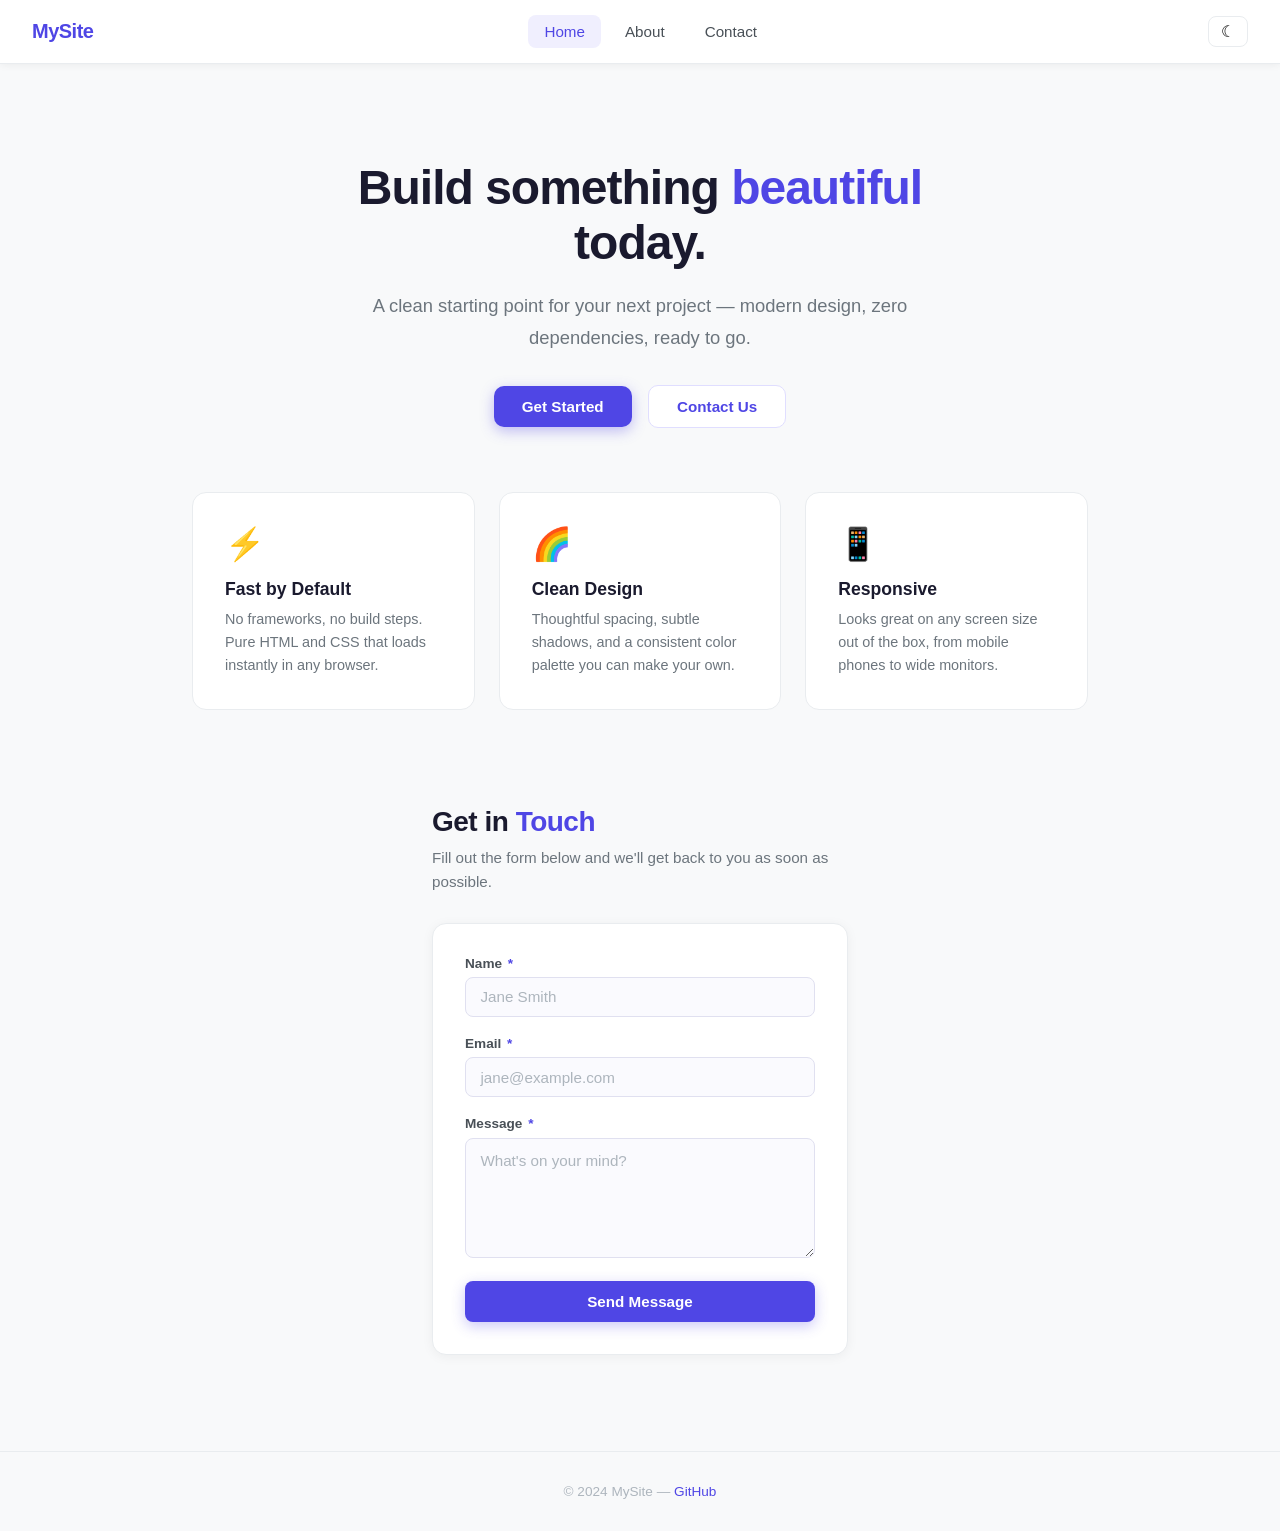
<file: index.html>
<!DOCTYPE html>
<html lang="en">
<head>
  <meta charset="UTF-8">
  <meta name="viewport" content="width=device-width, initial-scale=1.0">
  <title>My Site</title>
  <style>
    *, *::before, *::after {
      box-sizing: border-box;
      margin: 0;
      padding: 0;
    }

    body {
      font-family: -apple-system, BlinkMacSystemFont, "Segoe UI", Roboto, sans-serif;
      color: #1a1a2e;
      background: #f8f9fa;
    }

    /* Nav */
    nav {
      background: #ffffff;
      border-bottom: 1px solid #e9ecef;
      padding: 0 2rem;
      display: flex;
      align-items: center;
      justify-content: space-between;
      height: 64px;
      position: sticky;
      top: 0;
      z-index: 100;
      box-shadow: 0 1px 8px rgba(0, 0, 0, 0.06);
    }

    .nav-logo {
      font-size: 1.25rem;
      font-weight: 700;
      color: #4f46e5;
      text-decoration: none;
      letter-spacing: -0.5px;
    }

    .nav-links {
      list-style: none;
      display: flex;
      gap: 0.5rem;
    }

    .nav-links a {
      text-decoration: none;
      color: #495057;
      font-size: 0.95rem;
      font-weight: 500;
      padding: 0.5rem 1rem;
      border-radius: 8px;
      transition: background 0.15s, color 0.15s;
    }

    .nav-links a:hover,
    .nav-links a.active {
      background: #f0effe;
      color: #4f46e5;
    }

    /* Hero */
    .hero {
      max-width: 720px;
      margin: 6rem auto 4rem;
      padding: 0 2rem;
      text-align: center;
    }

    .hero h1 {
      font-size: 3rem;
      font-weight: 800;
      line-height: 1.15;
      letter-spacing: -1px;
      color: #1a1a2e;
      margin-bottom: 1.25rem;
    }

    .hero h1 span {
      color: #4f46e5;
    }

    .hero p {
      font-size: 1.15rem;
      color: #6c757d;
      line-height: 1.7;
      margin-bottom: 2rem;
    }

    .btn {
      display: inline-block;
      padding: 0.75rem 1.75rem;
      border-radius: 10px;
      font-size: 0.95rem;
      font-weight: 600;
      text-decoration: none;
      transition: transform 0.15s, box-shadow 0.15s;
    }

    .btn-primary {
      background: #4f46e5;
      color: #ffffff;
      box-shadow: 0 4px 14px rgba(79, 70, 229, 0.35);
    }

    .btn-primary:hover {
      transform: translateY(-2px);
      box-shadow: 0 6px 20px rgba(79, 70, 229, 0.45);
    }

    .btn-secondary {
      background: #ffffff;
      color: #4f46e5;
      border: 1.5px solid #e0deff;
      margin-left: 0.75rem;
    }

    .btn-secondary:hover {
      background: #f0effe;
      transform: translateY(-2px);
    }

    /* Cards */
    .cards {
      max-width: 960px;
      margin: 0 auto 6rem;
      padding: 0 2rem;
      display: grid;
      grid-template-columns: repeat(auto-fit, minmax(260px, 1fr));
      gap: 1.5rem;
    }

    .card {
      background: #ffffff;
      border: 1px solid #e9ecef;
      border-radius: 14px;
      padding: 2rem;
      transition: transform 0.2s, box-shadow 0.2s;
    }

    .card:hover {
      transform: translateY(-4px);
      box-shadow: 0 12px 32px rgba(0, 0, 0, 0.08);
    }

    .card-icon {
      font-size: 2rem;
      margin-bottom: 1rem;
    }

    .card h3 {
      font-size: 1.1rem;
      font-weight: 700;
      margin-bottom: 0.5rem;
      color: #1a1a2e;
    }

    .card p {
      font-size: 0.9rem;
      color: #6c757d;
      line-height: 1.6;
    }

    /* Contact section */
    .contact-section {
      max-width: 480px;
      margin: 0 auto 6rem;
      padding: 0 2rem;
    }

    .contact-section h2 {
      font-size: 1.75rem;
      font-weight: 800;
      letter-spacing: -0.5px;
      margin-bottom: 0.5rem;
    }

    .contact-section h2 span { color: #4f46e5; }

    .contact-section .sub {
      font-size: 0.95rem;
      color: #6c757d;
      margin-bottom: 1.75rem;
      line-height: 1.6;
    }

    .form-card {
      background: #fff;
      border: 1px solid #e9ecef;
      border-radius: 14px;
      padding: 2rem;
      box-shadow: 0 2px 12px rgba(0,0,0,0.05);
    }

    .field { margin-bottom: 1.2rem; }

    .field label {
      display: block;
      font-size: 0.85rem;
      font-weight: 600;
      color: #495057;
      margin-bottom: 0.4rem;
    }

    .field label .req { color: #4f46e5; margin-left: 2px; }

    .field input[type="text"],
    .field input[type="email"],
    .field textarea {
      width: 100%;
      padding: 0.65rem 0.9rem;
      border: 1.5px solid #e0e0f0;
      border-radius: 8px;
      font-size: 0.95rem;
      font-family: inherit;
      color: #1a1a2e;
      background: #fafafe;
      outline: none;
      transition: border-color 0.15s, box-shadow 0.15s;
    }

    .field input:focus,
    .field textarea:focus {
      border-color: #4f46e5;
      box-shadow: 0 0 0 3px rgba(79,70,229,0.12);
    }

    .field input.error,
    .field textarea.error {
      border-color: #e03131;
      box-shadow: 0 0 0 3px rgba(224,49,49,0.1);
    }

    .field input::placeholder,
    .field textarea::placeholder { color: #adb5bd; }

    .field textarea { resize: vertical; min-height: 120px; line-height: 1.6; }

    .field-error {
      font-size: 0.78rem;
      color: #e03131;
      margin-top: 0.35rem;
      display: none;
    }

    .field-error.visible { display: block; }

    .send-btn {
      width: 100%;
      padding: 0.75rem;
      background: #4f46e5;
      color: #fff;
      border: none;
      border-radius: 8px;
      font-size: 0.95rem;
      font-weight: 600;
      cursor: pointer;
      box-shadow: 0 4px 14px rgba(79,70,229,0.3);
      transition: background 0.15s, transform 0.1s, box-shadow 0.15s;
    }

    .send-btn:hover  { background: #4338ca; box-shadow: 0 6px 18px rgba(79,70,229,0.4); }
    .send-btn:active { transform: scale(0.98); }
    .send-btn:disabled { opacity: 0.6; cursor: not-allowed; transform: none; }

    .form-success {
      display: none;
      text-align: center;
      padding: 1rem 0;
      animation: fadeIn 0.3s ease;
    }

    .form-success .success-icon { font-size: 2.5rem; margin-bottom: 0.75rem; }
    .form-success h3 { font-size: 1.1rem; font-weight: 700; margin-bottom: 0.4rem; }
    .form-success p  { font-size: 0.9rem; color: #6c757d; margin-bottom: 1.25rem; }

    .reset-btn {
      background: none;
      border: 1.5px solid #e0e0f0;
      border-radius: 8px;
      padding: 0.5rem 1.1rem;
      font-size: 0.88rem;
      font-weight: 600;
      color: #4f46e5;
      cursor: pointer;
      transition: background 0.15s;
    }

    .reset-btn:hover { background: #f0effe; }

    @keyframes fadeIn {
      from { opacity: 0; transform: translateY(6px); }
      to   { opacity: 1; transform: translateY(0); }
    }

    /* Footer */
    footer {
      text-align: center;
      padding: 2rem;
      font-size: 0.85rem;
      color: #adb5bd;
      border-top: 1px solid #e9ecef;
    }

    footer a {
      color: #4f46e5;
      text-decoration: none;
      font-weight: 500;
    }

    footer a:hover {
      text-decoration: underline;
    }
  </style>
  <link rel="stylesheet" href="dark.css">
</head>
<body>

  <nav>
    <a href="#" class="nav-logo">MySite</a>
    <ul class="nav-links">
      <li><a href="#" class="active">Home</a></li>
      <li><a href="#about">About</a></li>
      <li><a href="#contact">Contact</a></li>
    </ul>
    <button id="dark-toggle" title="Toggle dark mode">&#9790;</button>
  </nav>

  <section class="hero">
    <h1>Build something <span>beautiful</span> today.</h1>
    <p>A clean starting point for your next project — modern design, zero dependencies, ready to go.</p>
    <a href="#about" class="btn btn-primary">Get Started</a>
    <a href="#contact" class="btn btn-secondary">Contact Us</a>
  </section>

  <section class="cards" id="about">
    <div class="card">
      <div class="card-icon">&#9889;</div>
      <h3>Fast by Default</h3>
      <p>No frameworks, no build steps. Pure HTML and CSS that loads instantly in any browser.</p>
    </div>
    <div class="card">
      <div class="card-icon">&#127752;</div>
      <h3>Clean Design</h3>
      <p>Thoughtful spacing, subtle shadows, and a consistent color palette you can make your own.</p>
    </div>
    <div class="card">
      <div class="card-icon">&#128241;</div>
      <h3>Responsive</h3>
      <p>Looks great on any screen size out of the box, from mobile phones to wide monitors.</p>
    </div>
  </section>

  <section class="contact-section" id="contact">
    <h2>Get in <span>Touch</span></h2>
    <p class="sub">Fill out the form below and we'll get back to you as soon as possible.</p>

    <div class="form-card">
      <form id="contact-form" novalidate>
        <div class="field">
          <label for="c-name">Name <span class="req">*</span></label>
          <input type="text" id="c-name" placeholder="Jane Smith" autocomplete="name" />
          <div class="field-error" id="c-name-error">Please enter your name.</div>
        </div>
        <div class="field">
          <label for="c-email">Email <span class="req">*</span></label>
          <input type="email" id="c-email" placeholder="jane@example.com" autocomplete="email" />
          <div class="field-error" id="c-email-error">Please enter a valid email address.</div>
        </div>
        <div class="field">
          <label for="c-message">Message <span class="req">*</span></label>
          <textarea id="c-message" placeholder="What's on your mind?"></textarea>
          <div class="field-error" id="c-message-error">Please enter a message.</div>
        </div>
        <button type="submit" class="send-btn">Send Message</button>
      </form>

      <div class="form-success" id="form-success">
        <div class="success-icon">&#9989;</div>
        <h3>Message Sent!</h3>
        <p>Thanks for reaching out. We'll be in touch shortly.</p>
        <button class="reset-btn" onclick="resetContactForm()">Send another message</button>
      </div>
    </div>
  </section>

  <footer>
    &copy; 2024 MySite &mdash;
    <a href="https://github.com" target="_blank" rel="noopener">GitHub</a>
  </footer>

  <script>
    const btn = document.getElementById('dark-toggle');
    const root = document.documentElement;

    // Restore saved preference
    if (localStorage.getItem('theme') === 'dark') root.classList.add('dark');

    btn.addEventListener('click', () => {
      root.classList.toggle('dark');
      localStorage.setItem('theme', root.classList.contains('dark') ? 'dark' : 'light');
    });

    // Contact form
    function setFieldError(inputId, errorId, show) {
      document.getElementById(inputId).classList.toggle('error', show);
      document.getElementById(errorId).classList.toggle('visible', show);
    }

    ['c-name', 'c-email', 'c-message'].forEach(id => {
      document.getElementById(id).addEventListener('input', () => {
        setFieldError(id, `${id}-error`, false);
      });
    });

    document.getElementById('contact-form').addEventListener('submit', e => {
      e.preventDefault();
      const name    = document.getElementById('c-name').value.trim();
      const email   = document.getElementById('c-email').value.trim();
      const message = document.getElementById('c-message').value.trim();
      let valid = true;

      if (!name)                                    { setFieldError('c-name',    'c-name-error',    true); valid = false; }
      if (!/^[^\s@]+@[^\s@]+\.[^\s@]+$/.test(email)) { setFieldError('c-email',   'c-email-error',   true); valid = false; }
      if (!message)                                 { setFieldError('c-message', 'c-message-error', true); valid = false; }
      if (!valid) return;

      const sendBtn = e.target.querySelector('.send-btn');
      sendBtn.disabled = true;
      sendBtn.textContent = 'Sending…';

      setTimeout(() => {
        e.target.style.display = 'none';
        document.getElementById('form-success').style.display = 'block';
      }, 800);
    });

    function resetContactForm() {
      const form = document.getElementById('contact-form');
      form.reset();
      form.style.display = 'block';
      document.getElementById('form-success').style.display = 'none';
      const sendBtn = form.querySelector('.send-btn');
      sendBtn.disabled = false;
      sendBtn.textContent = 'Send Message';
    }
  </script>
</body>
</html>
</file>
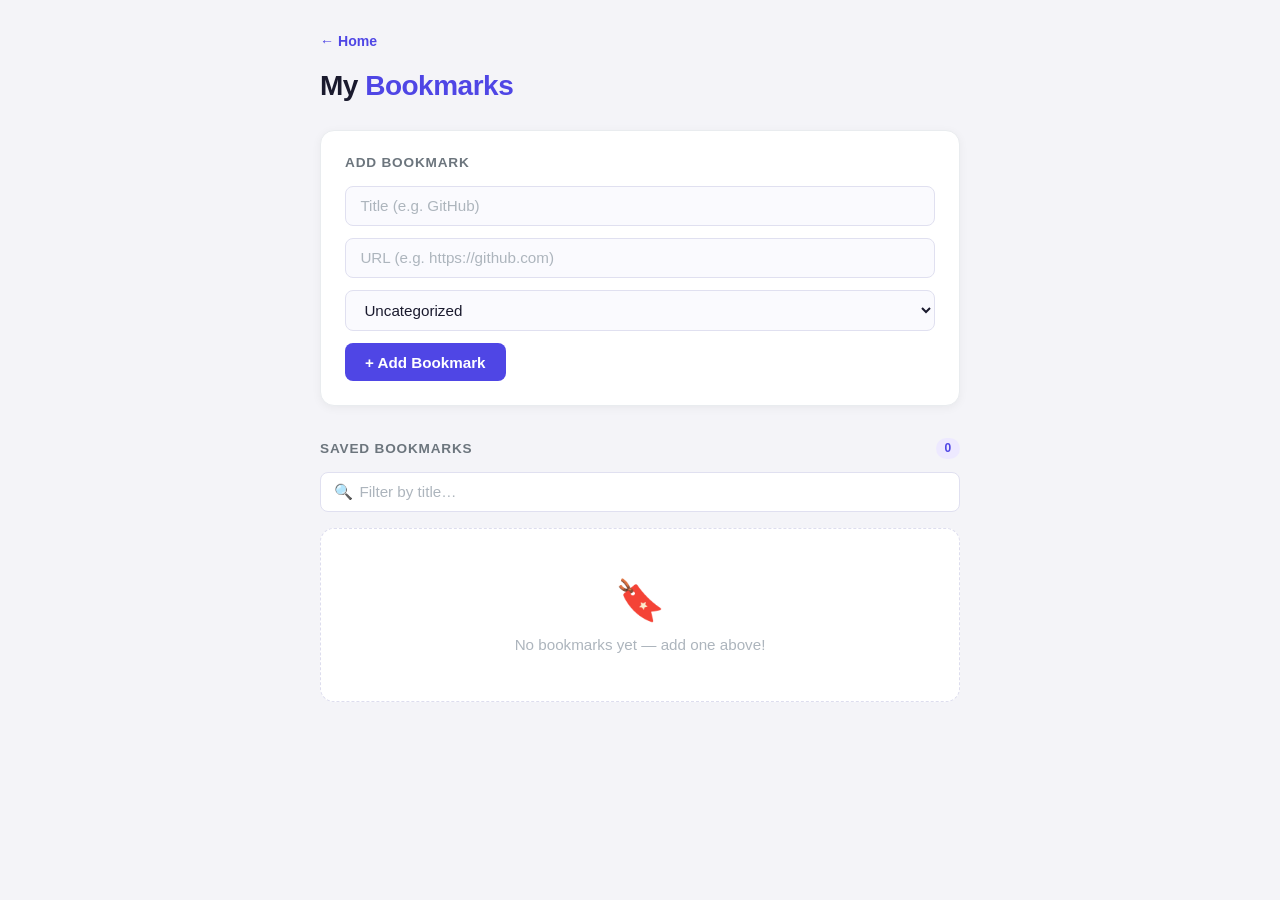
<file: bookmarks.html>
<!DOCTYPE html>
<html lang="en">
<head>
  <meta charset="UTF-8">
  <meta name="viewport" content="width=device-width, initial-scale=1.0">
  <title>Bookmarks</title>
  <style>
    *, *::before, *::after { box-sizing: border-box; margin: 0; padding: 0; }

    body {
      font-family: -apple-system, BlinkMacSystemFont, "Segoe UI", Roboto, sans-serif;
      background: #f4f4f8;
      color: #1a1a2e;
      min-height: 100vh;
      padding: 2rem 1rem;
    }

    .container {
      max-width: 640px;
      margin: 0 auto;
    }

    /* Header */
    h1 {
      font-size: 1.75rem;
      font-weight: 800;
      letter-spacing: -0.5px;
      margin-bottom: 1.75rem;
    }

    h1 span { color: #4f46e5; }

    /* Form card */
    .form-card {
      background: #ffffff;
      border: 1px solid #e9ecef;
      border-radius: 14px;
      padding: 1.5rem;
      margin-bottom: 2rem;
      box-shadow: 0 2px 10px rgba(0,0,0,0.05);
    }

    .form-card h2 {
      font-size: 0.85rem;
      font-weight: 600;
      text-transform: uppercase;
      letter-spacing: 0.06em;
      color: #6c757d;
      margin-bottom: 1rem;
    }

    .form-row {
      display: flex;
      flex-direction: column;
      gap: 0.75rem;
    }

    input[type="text"],
    input[type="url"] {
      width: 100%;
      padding: 0.65rem 0.9rem;
      border: 1.5px solid #e0e0f0;
      border-radius: 8px;
      font-size: 0.95rem;
      color: #1a1a2e;
      background: #fafafe;
      transition: border-color 0.15s, box-shadow 0.15s;
      outline: none;
    }

    input:focus {
      border-color: #4f46e5;
      box-shadow: 0 0 0 3px rgba(79,70,229,0.12);
    }

    input::placeholder { color: #adb5bd; }

    select {
      width: 100%;
      padding: 0.65rem 0.9rem;
      border: 1.5px solid #e0e0f0;
      border-radius: 8px;
      font-size: 0.95rem;
      font-family: inherit;
      color: #1a1a2e;
      background: #fafafe;
      outline: none;
      cursor: pointer;
      transition: border-color 0.15s, box-shadow 0.15s;
    }

    select:focus {
      border-color: #4f46e5;
      box-shadow: 0 0 0 3px rgba(79,70,229,0.12);
    }

    /* Category groups */
    .category-group { margin-bottom: 1.5rem; }

    .category-label {
      font-size: 0.75rem;
      font-weight: 700;
      text-transform: uppercase;
      letter-spacing: 0.07em;
      color: #adb5bd;
      margin-bottom: 0.5rem;
      padding-left: 0.25rem;
    }

    .bookmark-category-tag {
      font-size: 0.7rem;
      font-weight: 600;
      background: #ede9ff;
      color: #4f46e5;
      border-radius: 999px;
      padding: 0.15rem 0.55rem;
      flex-shrink: 0;
    }

    button.add-btn {
      padding: 0.65rem 1.25rem;
      background: #4f46e5;
      color: #fff;
      border: none;
      border-radius: 8px;
      font-size: 0.95rem;
      font-weight: 600;
      cursor: pointer;
      transition: background 0.15s, transform 0.1s;
      align-self: flex-start;
    }

    button.add-btn:hover  { background: #4338ca; }
    button.add-btn:active { transform: scale(0.97); }

    /* Bookmark count */
    .list-header {
      display: flex;
      align-items: center;
      justify-content: space-between;
      margin-bottom: 0.85rem;
    }

    .list-header h2 {
      font-size: 0.85rem;
      font-weight: 600;
      text-transform: uppercase;
      letter-spacing: 0.06em;
      color: #6c757d;
    }

    .count {
      background: #ede9ff;
      color: #4f46e5;
      font-size: 0.75rem;
      font-weight: 700;
      padding: 0.2rem 0.55rem;
      border-radius: 999px;
    }

    /* Empty state */
    .empty {
      text-align: center;
      padding: 3rem 1rem;
      color: #adb5bd;
      font-size: 0.95rem;
      background: #fff;
      border: 1px dashed #dde;
      border-radius: 14px;
    }

    .empty-icon { font-size: 2.5rem; margin-bottom: 0.75rem; }

    /* Bookmark list */
    #bookmark-list {
      display: flex;
      flex-direction: column;
      gap: 0.65rem;
    }

    .bookmark-item {
      display: flex;
      align-items: center;
      gap: 0.85rem;
      background: #fff;
      border: 1px solid #e9ecef;
      border-radius: 12px;
      padding: 0.9rem 1rem;
      box-shadow: 0 1px 4px rgba(0,0,0,0.04);
      transition: box-shadow 0.2s, transform 0.2s;
      animation: slideIn 0.18s ease;
    }

    @keyframes slideIn {
      from { opacity: 0; transform: translateY(-6px); }
      to   { opacity: 1; transform: translateY(0); }
    }

    .bookmark-item:hover {
      box-shadow: 0 4px 16px rgba(0,0,0,0.08);
      transform: translateY(-1px);
    }

    .favicon {
      width: 28px;
      height: 28px;
      border-radius: 6px;
      background: #f0effe;
      display: flex;
      align-items: center;
      justify-content: center;
      flex-shrink: 0;
      overflow: hidden;
    }

    .favicon img {
      width: 16px;
      height: 16px;
    }

    .favicon-fallback {
      font-size: 13px;
      color: #4f46e5;
    }

    .bookmark-info {
      flex: 1;
      min-width: 0;
    }

    .bookmark-title {
      font-size: 0.95rem;
      font-weight: 600;
      color: #1a1a2e;
      white-space: nowrap;
      overflow: hidden;
      text-overflow: ellipsis;
    }

    .bookmark-url {
      font-size: 0.78rem;
      color: #adb5bd;
      white-space: nowrap;
      overflow: hidden;
      text-overflow: ellipsis;
      margin-top: 1px;
    }

    .bookmark-title a {
      color: inherit;
      text-decoration: none;
    }

    .bookmark-title a:hover { color: #4f46e5; }

    .delete-btn {
      background: none;
      border: none;
      cursor: pointer;
      color: #ced4da;
      font-size: 1.1rem;
      padding: 0.25rem;
      border-radius: 6px;
      transition: color 0.15s, background 0.15s;
      flex-shrink: 0;
      line-height: 1;
    }

    .delete-btn:hover { color: #e03131; background: #fff0f0; }

    .edit-btn {
      background: none;
      border: none;
      cursor: pointer;
      color: #ced4da;
      font-size: 1rem;
      padding: 0.25rem;
      border-radius: 6px;
      transition: color 0.15s, background 0.15s;
      flex-shrink: 0;
      line-height: 1;
    }

    .edit-btn:hover { color: #4f46e5; background: #f0effe; }

    /* Inline edit form */
    .edit-form {
      display: flex;
      flex-direction: column;
      gap: 0.5rem;
      flex: 1;
    }

    .edit-form input,
    .edit-form select {
      width: 100%;
      padding: 0.45rem 0.7rem;
      border: 1.5px solid #e0e0f0;
      border-radius: 6px;
      font-size: 0.88rem;
      font-family: inherit;
      color: #1a1a2e;
      background: #fafafe;
      outline: none;
      transition: border-color 0.15s, box-shadow 0.15s;
    }

    .edit-form input:focus,
    .edit-form select:focus {
      border-color: #4f46e5;
      box-shadow: 0 0 0 3px rgba(79,70,229,0.12);
    }

    .edit-actions {
      display: flex;
      gap: 0.4rem;
    }

    .save-btn {
      padding: 0.4rem 0.9rem;
      background: #4f46e5;
      color: #fff;
      border: none;
      border-radius: 6px;
      font-size: 0.82rem;
      font-weight: 600;
      cursor: pointer;
      transition: background 0.15s;
    }

    .save-btn:hover { background: #4338ca; }

    .cancel-btn {
      padding: 0.4rem 0.9rem;
      background: none;
      color: #6c757d;
      border: 1.5px solid #e0e0f0;
      border-radius: 6px;
      font-size: 0.82rem;
      font-weight: 600;
      cursor: pointer;
      transition: background 0.15s;
    }

    .cancel-btn:hover { background: #f4f4f8; }

    mark {
      background: #ede9ff;
      color: #4f46e5;
      border-radius: 3px;
      padding: 0 2px;
    }

    /* Search */
    .search-wrap {
      position: relative;
      margin-bottom: 1rem;
    }

    .search-icon {
      position: absolute;
      left: 0.85rem;
      top: 50%;
      transform: translateY(-50%);
      font-size: 0.95rem;
      pointer-events: none;
    }

    #search {
      width: 100%;
      padding: 0.65rem 2.5rem 0.65rem 2.4rem;
      border: 1.5px solid #e0e0f0;
      border-radius: 8px;
      font-size: 0.95rem;
      color: #1a1a2e;
      background: #fff;
      outline: none;
      transition: border-color 0.15s, box-shadow 0.15s;
    }

    #search:focus {
      border-color: #4f46e5;
      box-shadow: 0 0 0 3px rgba(79,70,229,0.12);
    }

    #search::placeholder { color: #adb5bd; }

    .clear-search {
      position: absolute;
      right: 0.6rem;
      top: 50%;
      transform: translateY(-50%);
      background: none;
      border: none;
      cursor: pointer;
      color: #adb5bd;
      font-size: 0.85rem;
      padding: 0.2rem 0.35rem;
      border-radius: 4px;
      display: none;
      line-height: 1;
    }

    .clear-search:hover { color: #495057; background: #f0f0f5; }
    .clear-search.visible { display: block; }

    /* Back nav */
    .top-nav { margin-bottom: 1.25rem; }

    .nav-home {
      font-size: 0.88rem;
      font-weight: 600;
      color: #4f46e5;
      text-decoration: none;
    }

    .nav-home:hover { text-decoration: underline; }

    /* Toast */
    .toast {
      position: fixed;
      bottom: 1.5rem;
      left: 50%;
      transform: translateX(-50%) translateY(80px);
      background: #1a1a2e;
      color: #fff;
      padding: 0.6rem 1.25rem;
      border-radius: 999px;
      font-size: 0.85rem;
      font-weight: 500;
      opacity: 0;
      transition: transform 0.25s ease, opacity 0.25s ease;
      pointer-events: none;
      white-space: nowrap;
    }

    .toast.show {
      transform: translateX(-50%) translateY(0);
      opacity: 1;
    }
  </style>
</head>
<body>
  <div class="container">
    <nav class="top-nav">
      <a href="index.html" class="nav-home">&#8592; Home</a>
    </nav>
    <h1>My <span>Bookmarks</span></h1>

    <div class="form-card">
      <h2>Add Bookmark</h2>
      <div class="form-row">
        <input type="text" id="input-title"    placeholder="Title (e.g. GitHub)" />
        <input type="url"  id="input-url"      placeholder="URL (e.g. https://github.com)" />
        <select id="input-category">
          <option value="">Uncategorized</option>
          <option value="Work">Work</option>
          <option value="Social">Social</option>
          <option value="News">News</option>
          <option value="Tools">Tools</option>
          <option value="Entertainment">Entertainment</option>
          <option value="Other">Other</option>
        </select>
        <button class="add-btn" onclick="addBookmark()">+ Add Bookmark</button>
      </div>
    </div>

    <div class="list-header">
      <h2>Saved Bookmarks</h2>
      <span class="count" id="count">0</span>
    </div>

    <div class="search-wrap">
      <span class="search-icon">&#128269;</span>
      <input type="text" id="search" placeholder="Filter by title…" autocomplete="off" />
      <button class="clear-search" id="clear-search" onclick="clearSearch()" title="Clear">&#x2715;</button>
    </div>

    <div id="bookmark-list"></div>
  </div>

  <div class="toast" id="toast"></div>

  <script>
    const STORAGE_KEY = 'bookmarks';

    function load() {
      return JSON.parse(localStorage.getItem(STORAGE_KEY) || '[]');
    }

    function save(bookmarks) {
      localStorage.setItem(STORAGE_KEY, JSON.stringify(bookmarks));
    }

    function getHostname(url) {
      try { return new URL(url).hostname; }
      catch { return ''; }
    }

    function faviconUrl(url) {
      const host = getHostname(url);
      return host ? `https://www.google.com/s2/favicons?domain=${host}&sz=32` : null;
    }

    function render() {
      const bookmarks = load();
      const query = document.getElementById('search').value.trim().toLowerCase();
      const filtered = query
        ? bookmarks.filter(bm => bm.title.toLowerCase().includes(query))
        : bookmarks;

      const list = document.getElementById('bookmark-list');
      document.getElementById('count').textContent = filtered.length;

      if (bookmarks.length === 0) {
        list.innerHTML = `
          <div class="empty">
            <div class="empty-icon">&#128278;</div>
            No bookmarks yet — add one above!
          </div>`;
        return;
      }

      if (filtered.length === 0) {
        list.innerHTML = `
          <div class="empty">
            <div class="empty-icon">&#128269;</div>
            No bookmarks match "<strong>${escHtml(query)}</strong>"
          </div>`;
        return;
      }

      // Group by category
      const groups = {};
      filtered.forEach(bm => {
        const cat = bm.category || 'Uncategorized';
        if (!groups[cat]) groups[cat] = [];
        groups[cat].push(bm);
      });

      list.innerHTML = Object.keys(groups).sort().map(cat => {
        const items = groups[cat].map(bm => {
          const realIndex = bookmarks.indexOf(bm);
          const favicon = faviconUrl(bm.url);
          const faviconHtml = favicon
            ? `<img src="${favicon}" alt="" onerror="this.style.display='none';this.nextElementSibling.style.display='flex'">`
            : '';
          const highlightedTitle = query
            ? escHtml(bm.title).replace(new RegExp(`(${escRegex(query)})`, 'gi'), '<mark>$1</mark>')
            : escHtml(bm.title);
          const cats = ['Uncategorized','Work','Social','News','Tools','Entertainment','Other'];
          const catOptions = cats.map(c =>
            `<option value="${c}" ${bm.category === c ? 'selected' : ''}>${c}</option>`
          ).join('');
          return `
            <div class="bookmark-item" id="item-${realIndex}">
              <div class="favicon">
                ${faviconHtml}
                <span class="favicon-fallback" ${favicon ? 'style="display:none"' : ''}>&#128279;</span>
              </div>
              <div class="bookmark-info" id="view-${realIndex}">
                <div class="bookmark-title">
                  <a href="${escHtml(bm.url)}" target="_blank" rel="noopener">${highlightedTitle}</a>
                </div>
                <div class="bookmark-url">${escHtml(getHostname(bm.url) || bm.url)}</div>
              </div>
              <div class="edit-form" id="edit-${realIndex}" style="display:none">
                <input type="text"  id="edit-title-${realIndex}"    value="${escHtml(bm.title)}" placeholder="Title" />
                <input type="url"   id="edit-url-${realIndex}"      value="${escHtml(bm.url)}"   placeholder="URL" />
                <select            id="edit-category-${realIndex}">${catOptions}</select>
                <div class="edit-actions">
                  <button class="save-btn"   onclick="saveBookmark(${realIndex})">Save</button>
                  <button class="cancel-btn" onclick="cancelEdit(${realIndex})">Cancel</button>
                </div>
              </div>
              <button class="edit-btn"   id="edit-btn-${realIndex}"   onclick="startEdit(${realIndex})"        title="Edit">&#9998;</button>
              <button class="delete-btn" id="delete-btn-${realIndex}" onclick="deleteBookmark(${realIndex})"   title="Delete">&#x2715;</button>
            </div>`;
        }).join('');

        return `
          <div class="category-group">
            <div class="category-label">${escHtml(cat)}</div>
            ${items}
          </div>`;
      }).join('');
    }

    function escHtml(str) {
      return str.replace(/&/g,'&amp;').replace(/</g,'&lt;').replace(/>/g,'&gt;').replace(/"/g,'&quot;');
    }

    function escRegex(str) {
      return str.replace(/[.*+?^${}()|[\]\\]/g, '\\$&');
    }

    function addBookmark() {
      const titleEl    = document.getElementById('input-title');
      const urlEl      = document.getElementById('input-url');
      const categoryEl = document.getElementById('input-category');

      let url      = urlEl.value.trim();
      let title    = titleEl.value.trim();
      const category = categoryEl.value || 'Uncategorized';

      if (!url) { urlEl.focus(); return; }

      if (!/^https?:\/\//i.test(url)) url = 'https://' + url;
      if (!title) title = getHostname(url) || url;

      const bookmarks = load();
      bookmarks.unshift({ title, url, category, added: Date.now() });
      save(bookmarks);

      titleEl.value    = '';
      urlEl.value      = '';
      categoryEl.value = '';
      urlEl.focus();

      render();
      showToast('Bookmark added!');
    }

    function startEdit(index) {
      document.getElementById(`view-${index}`).style.display = 'none';
      document.getElementById(`edit-${index}`).style.display = 'flex';
      document.getElementById(`edit-btn-${index}`).style.display = 'none';
      document.getElementById(`delete-btn-${index}`).style.display = 'none';
      document.getElementById(`edit-title-${index}`).focus();
    }

    function cancelEdit(index) {
      document.getElementById(`view-${index}`).style.display = 'block';
      document.getElementById(`edit-${index}`).style.display = 'none';
      document.getElementById(`edit-btn-${index}`).style.display = '';
      document.getElementById(`delete-btn-${index}`).style.display = '';
    }

    function saveBookmark(index) {
      let title    = document.getElementById(`edit-title-${index}`).value.trim();
      let url      = document.getElementById(`edit-url-${index}`).value.trim();
      const category = document.getElementById(`edit-category-${index}`).value;

      if (!url) return;
      if (!/^https?:\/\//i.test(url)) url = 'https://' + url;
      if (!title) title = getHostname(url) || url;

      const bookmarks = load();
      bookmarks[index] = { ...bookmarks[index], title, url, category };
      save(bookmarks);
      render();
      showToast('Bookmark updated!');
    }

    function deleteBookmark(index) {
      const bookmarks = load();
      bookmarks.splice(index, 1);
      save(bookmarks);
      render();
      showToast('Bookmark deleted');
    }

    let toastTimer;
    function showToast(msg) {
      const toast = document.getElementById('toast');
      toast.textContent = msg;
      toast.classList.add('show');
      clearTimeout(toastTimer);
      toastTimer = setTimeout(() => toast.classList.remove('show'), 2000);
    }

    // Submit on Enter in either input
    document.getElementById('input-title').addEventListener('keydown', e => { if (e.key === 'Enter') addBookmark(); });
    document.getElementById('input-url').addEventListener('keydown',   e => { if (e.key === 'Enter') addBookmark(); });

    // Search
    document.getElementById('search').addEventListener('input', () => {
      const hasValue = document.getElementById('search').value.length > 0;
      document.getElementById('clear-search').classList.toggle('visible', hasValue);
      render();
    });

    function clearSearch() {
      document.getElementById('search').value = '';
      document.getElementById('clear-search').classList.remove('visible');
      document.getElementById('search').focus();
      render();
    }

    render();
  </script>
</body>
</html>
</file>
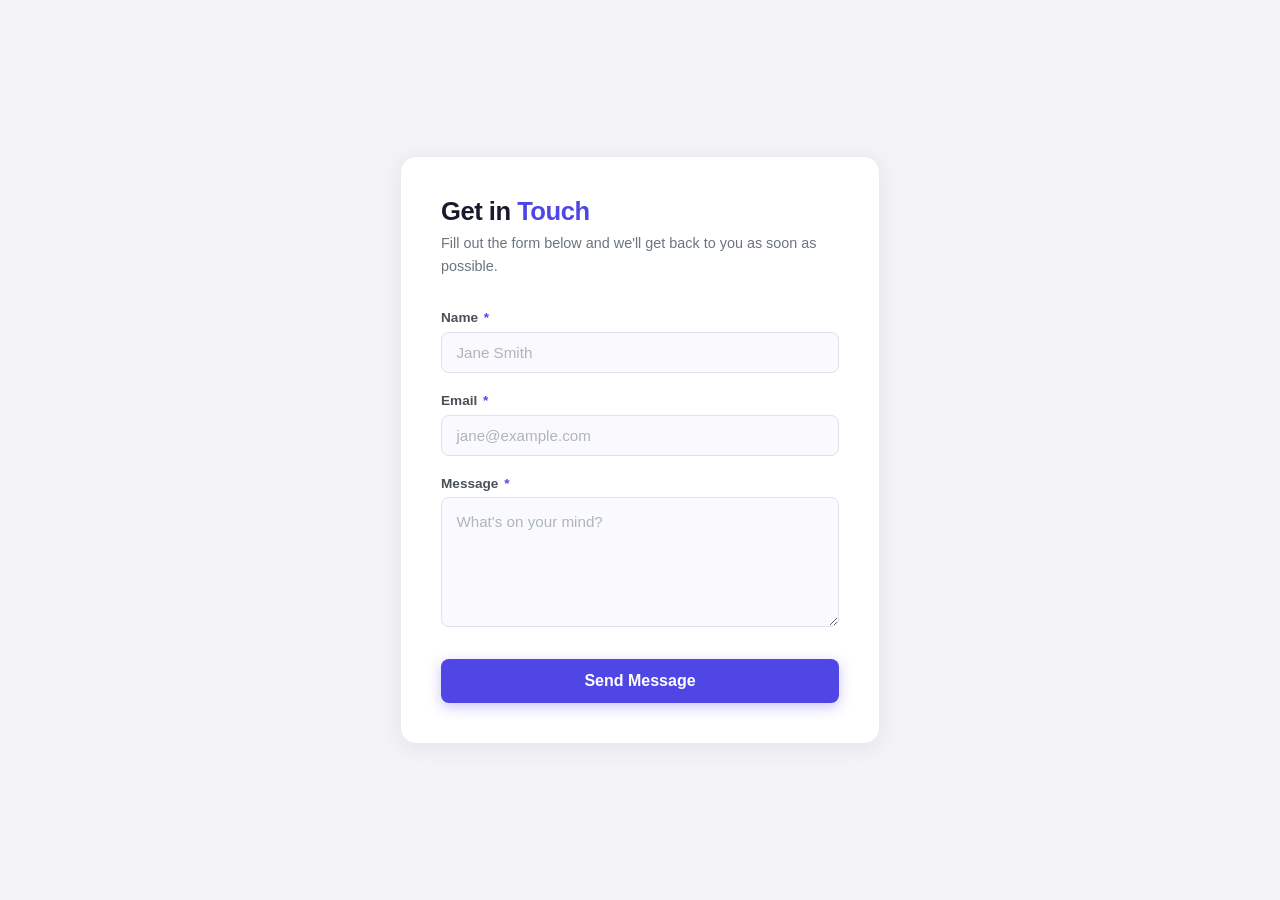
<file: contact.html>
<!DOCTYPE html>
<html lang="en">
<head>
  <meta charset="UTF-8">
  <meta name="viewport" content="width=device-width, initial-scale=1.0">
  <title>Contact</title>
  <style>
    *, *::before, *::after { box-sizing: border-box; margin: 0; padding: 0; }

    body {
      font-family: -apple-system, BlinkMacSystemFont, "Segoe UI", Roboto, sans-serif;
      background: #f4f4f8;
      color: #1a1a2e;
      min-height: 100vh;
      display: flex;
      align-items: center;
      justify-content: center;
      padding: 2rem 1rem;
    }

    .card {
      background: #fff;
      border: 1px solid #e9ecef;
      border-radius: 16px;
      padding: 2.5rem;
      width: 100%;
      max-width: 480px;
      box-shadow: 0 4px 24px rgba(0,0,0,0.07);
    }

    .card-header {
      margin-bottom: 2rem;
    }

    .card-header h1 {
      font-size: 1.6rem;
      font-weight: 800;
      letter-spacing: -0.5px;
      margin-bottom: 0.4rem;
    }

    .card-header h1 span { color: #4f46e5; }

    .card-header p {
      font-size: 0.9rem;
      color: #6c757d;
      line-height: 1.6;
    }

    /* Fields */
    .field {
      margin-bottom: 1.25rem;
    }

    label {
      display: block;
      font-size: 0.85rem;
      font-weight: 600;
      color: #495057;
      margin-bottom: 0.4rem;
    }

    label .required {
      color: #4f46e5;
      margin-left: 2px;
    }

    input[type="text"],
    input[type="email"],
    textarea {
      width: 100%;
      padding: 0.7rem 0.9rem;
      border: 1.5px solid #e0e0f0;
      border-radius: 8px;
      font-size: 0.95rem;
      font-family: inherit;
      color: #1a1a2e;
      background: #fafafe;
      outline: none;
      transition: border-color 0.15s, box-shadow 0.15s;
    }

    input:focus,
    textarea:focus {
      border-color: #4f46e5;
      box-shadow: 0 0 0 3px rgba(79,70,229,0.12);
    }

    input.error,
    textarea.error {
      border-color: #e03131;
      box-shadow: 0 0 0 3px rgba(224,49,49,0.1);
    }

    input::placeholder,
    textarea::placeholder { color: #adb5bd; }

    textarea {
      resize: vertical;
      min-height: 130px;
      line-height: 1.6;
    }

    .field-error {
      font-size: 0.78rem;
      color: #e03131;
      margin-top: 0.35rem;
      display: none;
    }

    .field-error.visible { display: block; }

    /* Submit */
    .submit-btn {
      width: 100%;
      padding: 0.8rem;
      background: #4f46e5;
      color: #fff;
      border: none;
      border-radius: 8px;
      font-size: 1rem;
      font-weight: 600;
      cursor: pointer;
      transition: background 0.15s, transform 0.1s, box-shadow 0.15s;
      box-shadow: 0 4px 14px rgba(79,70,229,0.3);
      margin-top: 0.5rem;
    }

    .submit-btn:hover  { background: #4338ca; box-shadow: 0 6px 18px rgba(79,70,229,0.4); }
    .submit-btn:active { transform: scale(0.98); }
    .submit-btn:disabled { opacity: 0.6; cursor: not-allowed; transform: none; }

    /* Success state */
    .success {
      display: none;
      text-align: center;
      padding: 1.5rem 0 0.5rem;
      animation: fadeIn 0.3s ease;
    }

    .success-icon {
      font-size: 3rem;
      margin-bottom: 1rem;
    }

    .success h2 {
      font-size: 1.25rem;
      font-weight: 700;
      margin-bottom: 0.5rem;
    }

    .success p {
      font-size: 0.9rem;
      color: #6c757d;
      line-height: 1.6;
      margin-bottom: 1.5rem;
    }

    .reset-btn {
      background: none;
      border: 1.5px solid #e0e0f0;
      border-radius: 8px;
      padding: 0.6rem 1.25rem;
      font-size: 0.9rem;
      font-weight: 600;
      color: #4f46e5;
      cursor: pointer;
      transition: background 0.15s;
    }

    .reset-btn:hover { background: #f0effe; }

    @keyframes fadeIn {
      from { opacity: 0; transform: translateY(8px); }
      to   { opacity: 1; transform: translateY(0); }
    }
  </style>
</head>
<body>
  <div class="card">
    <div class="card-header">
      <h1>Get in <span>Touch</span></h1>
      <p>Fill out the form below and we'll get back to you as soon as possible.</p>
    </div>

    <form id="contact-form" novalidate>
      <div class="field">
        <label for="name">Name <span class="required">*</span></label>
        <input type="text" id="name" placeholder="Jane Smith" autocomplete="name" />
        <div class="field-error" id="name-error">Please enter your name.</div>
      </div>

      <div class="field">
        <label for="email">Email <span class="required">*</span></label>
        <input type="email" id="email" placeholder="jane@example.com" autocomplete="email" />
        <div class="field-error" id="email-error">Please enter a valid email address.</div>
      </div>

      <div class="field">
        <label for="message">Message <span class="required">*</span></label>
        <textarea id="message" placeholder="What's on your mind?"></textarea>
        <div class="field-error" id="message-error">Please enter a message.</div>
      </div>

      <button type="submit" class="submit-btn">Send Message</button>
    </form>

    <div class="success" id="success">
      <div class="success-icon">&#9989;</div>
      <h2>Message Sent!</h2>
      <p>Thanks for reaching out. We'll be in touch shortly.</p>
      <button class="reset-btn" onclick="resetForm()">Send another message</button>
    </div>
  </div>

  <script>
    const form = document.getElementById('contact-form');

    function validate() {
      const name    = document.getElementById('name');
      const email   = document.getElementById('email');
      const message = document.getElementById('message');
      let valid = true;

      // Name
      if (!name.value.trim()) {
        setError(name, 'name-error', true);
        valid = false;
      } else {
        setError(name, 'name-error', false);
      }

      // Email
      const emailOk = /^[^\s@]+@[^\s@]+\.[^\s@]+$/.test(email.value.trim());
      if (!emailOk) {
        setError(email, 'email-error', true);
        valid = false;
      } else {
        setError(email, 'email-error', false);
      }

      // Message
      if (!message.value.trim()) {
        setError(message, 'message-error', true);
        valid = false;
      } else {
        setError(message, 'message-error', false);
      }

      return valid;
    }

    function setError(input, errorId, show) {
      input.classList.toggle('error', show);
      document.getElementById(errorId).classList.toggle('visible', show);
    }

    // Clear error on input
    ['name', 'email', 'message'].forEach(id => {
      document.getElementById(id).addEventListener('input', () => {
        const el = document.getElementById(id);
        setError(el, `${id}-error`, false);
      });
    });

    form.addEventListener('submit', e => {
      e.preventDefault();
      if (!validate()) return;

      const btn = form.querySelector('.submit-btn');
      btn.disabled = true;
      btn.textContent = 'Sending…';

      // Simulate a short send delay, then show success
      setTimeout(() => {
        form.style.display = 'none';
        document.getElementById('success').style.display = 'block';
      }, 800);
    });

    function resetForm() {
      form.reset();
      form.style.display = 'block';
      document.getElementById('success').style.display = 'none';
      const btn = form.querySelector('.submit-btn');
      btn.disabled = false;
      btn.textContent = 'Send Message';
    }
  </script>
</body>
</html>
</file>
<file: dark.css>
/* Dark mode — applied via .dark class on <html> (toggle button)
   or automatically via OS preference (prefers-color-scheme) */

html.dark body,
@media (prefers-color-scheme: dark) {}

html.dark body { background: #0f0f17; color: #e2e2f0; }
html.dark nav  { background: #16161f; border-bottom-color: #2a2a3d; box-shadow: 0 1px 8px rgba(0,0,0,0.4); }
html.dark .card { background: #16161f; border-color: #2a2a3d; }

html.dark .nav-links a               { color: #9898b8; }
html.dark .nav-links a:hover,
html.dark .nav-links a.active        { background: #1e1b3a; color: #818cf8; }

html.dark .hero h1                   { color: #e2e2f0; }
html.dark .hero h1 span              { color: #818cf8; }
html.dark .hero p                    { color: #7a7a9a; }

html.dark .btn-primary               { box-shadow: 0 4px 14px rgba(79,70,229,0.5); }
html.dark .btn-secondary             { background: #16161f; color: #818cf8; border-color: #2e2b52; }
html.dark .btn-secondary:hover       { background: #1e1b3a; }

html.dark .card:hover                { box-shadow: 0 12px 32px rgba(0,0,0,0.4); }
html.dark .card h3                   { color: #e2e2f0; }
html.dark .card p                    { color: #7a7a9a; }

html.dark footer                     { color: #4a4a6a; border-top-color: #2a2a3d; }
html.dark footer a                   { color: #818cf8; }

html.dark .contact-section .sub     { color: #7a7a9a; }
html.dark .form-card                 { background: #16161f; border-color: #2a2a3d; }
html.dark .field label               { color: #9898b8; }
html.dark .field input[type="text"],
html.dark .field input[type="email"],
html.dark .field textarea            { background: #0f0f17; border-color: #2a2a3d; color: #e2e2f0; }
html.dark .field input:focus,
html.dark .field textarea:focus      { border-color: #818cf8; box-shadow: 0 0 0 3px rgba(129,140,248,0.15); }
html.dark .form-success p            { color: #7a7a9a; }
html.dark .reset-btn                 { border-color: #2a2a3d; color: #818cf8; }
html.dark .reset-btn:hover           { background: #1e1b3a; }

@media (prefers-color-scheme: dark) {
  body         { background: #0f0f17; color: #e2e2f0; }
  nav          { background: #16161f; border-bottom-color: #2a2a3d; box-shadow: 0 1px 8px rgba(0,0,0,0.4); }
  .card        { background: #16161f; border-color: #2a2a3d; }

  .nav-links a              { color: #9898b8; }
  .nav-links a:hover,
  .nav-links a.active       { background: #1e1b3a; color: #818cf8; }

  .hero h1                  { color: #e2e2f0; }
  .hero h1 span             { color: #818cf8; }
  .hero p                   { color: #7a7a9a; }

  .btn-primary              { box-shadow: 0 4px 14px rgba(79,70,229,0.5); }
  .btn-secondary            { background: #16161f; color: #818cf8; border-color: #2e2b52; }
  .btn-secondary:hover      { background: #1e1b3a; }

  .card:hover               { box-shadow: 0 12px 32px rgba(0,0,0,0.4); }
  .card h3                  { color: #e2e2f0; }
  .card p                   { color: #7a7a9a; }

  footer                    { color: #4a4a6a; border-top-color: #2a2a3d; }
  footer a                  { color: #818cf8; }

  .contact-section .sub     { color: #7a7a9a; }
  .form-card                { background: #16161f; border-color: #2a2a3d; }
  .field label               { color: #9898b8; }
  .field input[type="text"],
  .field input[type="email"],
  .field textarea             { background: #0f0f17; border-color: #2a2a3d; color: #e2e2f0; }
  .field input:focus,
  .field textarea:focus       { border-color: #818cf8; box-shadow: 0 0 0 3px rgba(129,140,248,0.15); }
  .form-success p             { color: #7a7a9a; }
  .reset-btn                  { border-color: #2a2a3d; color: #818cf8; }
  .reset-btn:hover            { background: #1e1b3a; }
}

/* Toggle button */
#dark-toggle {
  background: none;
  border: 1.5px solid #e9ecef;
  border-radius: 8px;
  padding: 0.4rem 0.75rem;
  font-size: 1rem;
  cursor: pointer;
  transition: background 0.15s, border-color 0.15s;
  line-height: 1;
}
#dark-toggle:hover              { background: #f0effe; border-color: #c7c3ff; }
html.dark #dark-toggle          { border-color: #2a2a3d; color: #e2e2f0; }
html.dark #dark-toggle:hover    { background: #1e1b3a; }
</file>
